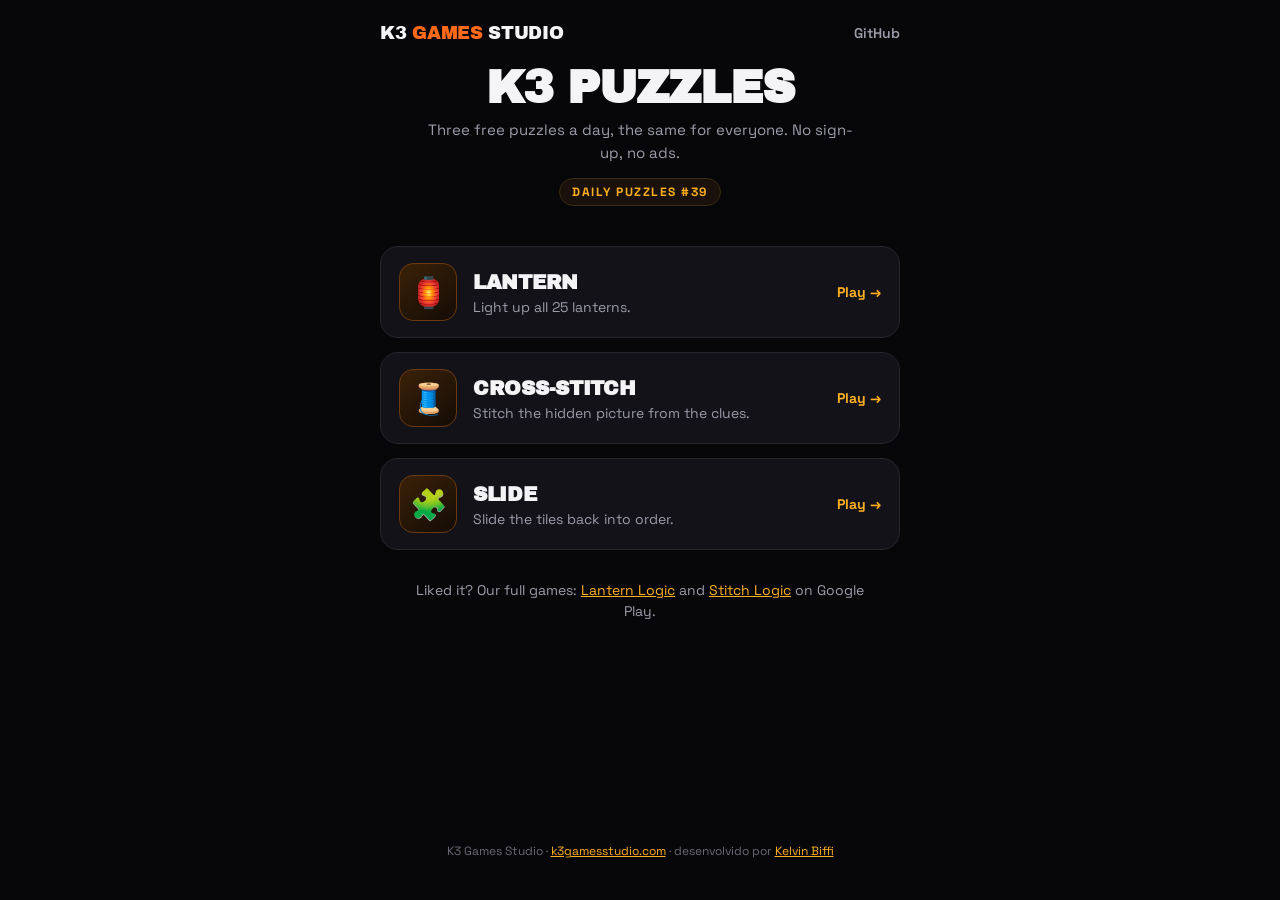
<file: index.html>
<!doctype html>
<html lang="pt-BR">
<head>
<meta charset="utf-8">
<meta name="viewport" content="width=device-width, initial-scale=1">
<title>K3 Puzzles: puzzles grátis do dia · K3 Games Studio</title>
<meta name="description" content="Três puzzles grátis por dia, iguais pra todo mundo: Lanterna, Ponto-Cruz e Deslize. Do K3 Games Studio.">
<meta property="og:title" content="K3 Puzzles: puzzles grátis do dia">
<meta property="og:description" content="Lanterna, Ponto-Cruz e Deslize. Um desafio novo por dia, igual pra todo mundo.">
<meta property="og:image" content="https://k3gamesstudio.com/puzzles/assets/og-puzzles.png">
<link rel="icon" href="assets/icon.svg">
<link rel="preconnect" href="https://fonts.googleapis.com">
<link href="https://fonts.googleapis.com/css2?family=Space+Grotesk:wght@400;600;700&family=Archivo+Black&display=swap" rel="stylesheet">
<link rel="stylesheet" href="assets/k3.css">
<style>
  .cards{display:grid;gap:14px;width:100%;max-width:520px;margin-top:22px}
  .card{display:flex;align-items:center;gap:16px;background:var(--panel);border:1px solid var(--line);border-radius:18px;padding:16px 18px;text-decoration:none;color:var(--txt);transition:border-color .2s,transform .1s}
  .card:hover{border-color:#6b3a10}.card:active{transform:scale(.99)}
  .ico{width:58px;height:58px;border-radius:14px;flex:none;display:flex;align-items:center;justify-content:center;font-size:30px;background:linear-gradient(145deg,#3a2108,#140c05);border:1px solid #6b3a10}
  .card h3{font-family:var(--disp);text-transform:uppercase;font-size:20px;letter-spacing:-.3px}
  .card p{color:var(--muted);font-size:14px}
  .play{margin-left:auto;color:var(--ember2);font-weight:700;font-size:14px;white-space:nowrap}
  .games{margin-top:30px;text-align:center;color:var(--muted);font-size:14px;max-width:460px}
</style>
</head>
<body>
<div class="top"><a class="brand" href="https://k3gamesstudio.com">K3 <span>Games</span> Studio</a><a class="back" href="https://github.com/K3-Games-Studio">GitHub</a></div>
<h1>K3 Puzzles</h1>
<p class="sub" data-en="Three free puzzles a day, the same for everyone. No sign-up, no ads.">Três puzzles grátis por dia, iguais pra todo mundo. Sem cadastro, sem anúncio.</p>
<span class="tag" id="tag">#1</span>
<div class="cards">
  <a class="card" href="lanterna/"><div class="ico">🏮</div><div><h3 data-en="Lantern">Lanterna</h3><p data-en="Light up all 25 lanterns.">Acenda as 25 lanternas.</p></div><span class="play" data-en="Play →">Jogar →</span></a>
  <a class="card" href="ponto-cruz/"><div class="ico">🧵</div><div><h3 data-en="Cross-Stitch">Ponto-Cruz</h3><p data-en="Stitch the hidden picture from the clues.">Borde o desenho escondido pelas pistas.</p></div><span class="play" data-en="Play →">Jogar →</span></a>
  <a class="card" href="deslize/"><div class="ico">🧩</div><div><h3 data-en="Slide">Deslize</h3><p data-en="Slide the tiles back into order.">Deslize as peças de volta pra ordem.</p></div><span class="play" data-en="Play →">Jogar →</span></a>
</div>
<p class="games" data-en="Liked it? Our full games: <a href='https://play.google.com/store/apps/details?id=com.k3games.lanternlogic'>Lantern Logic</a> and <a href='https://play.google.com/store/apps/details?id=com.k3games.stitchlogic'>Stitch Logic</a> on Google Play.">Curtiu? Os nossos jogos completos: <a href="https://play.google.com/store/apps/details?id=com.k3games.lanternlogic">Lantern Logic</a> e <a href="https://play.google.com/store/apps/details?id=com.k3games.stitchlogic">Stitch Logic</a> na Google Play.</p>
<div class="foot">K3 Games Studio · <a href="https://k3gamesstudio.com">k3gamesstudio.com</a> · desenvolvido por <a href="https://kelvinbiffi.com">Kelvin Biffi</a></div>
<script type="module">
import { dayNumber, tr, i18n } from './assets/k3.js';
i18n();
document.getElementById('tag').textContent = tr('Puzzles do dia', 'Daily puzzles') + ' #' + dayNumber();
</script>
</body>
</html>
</file>
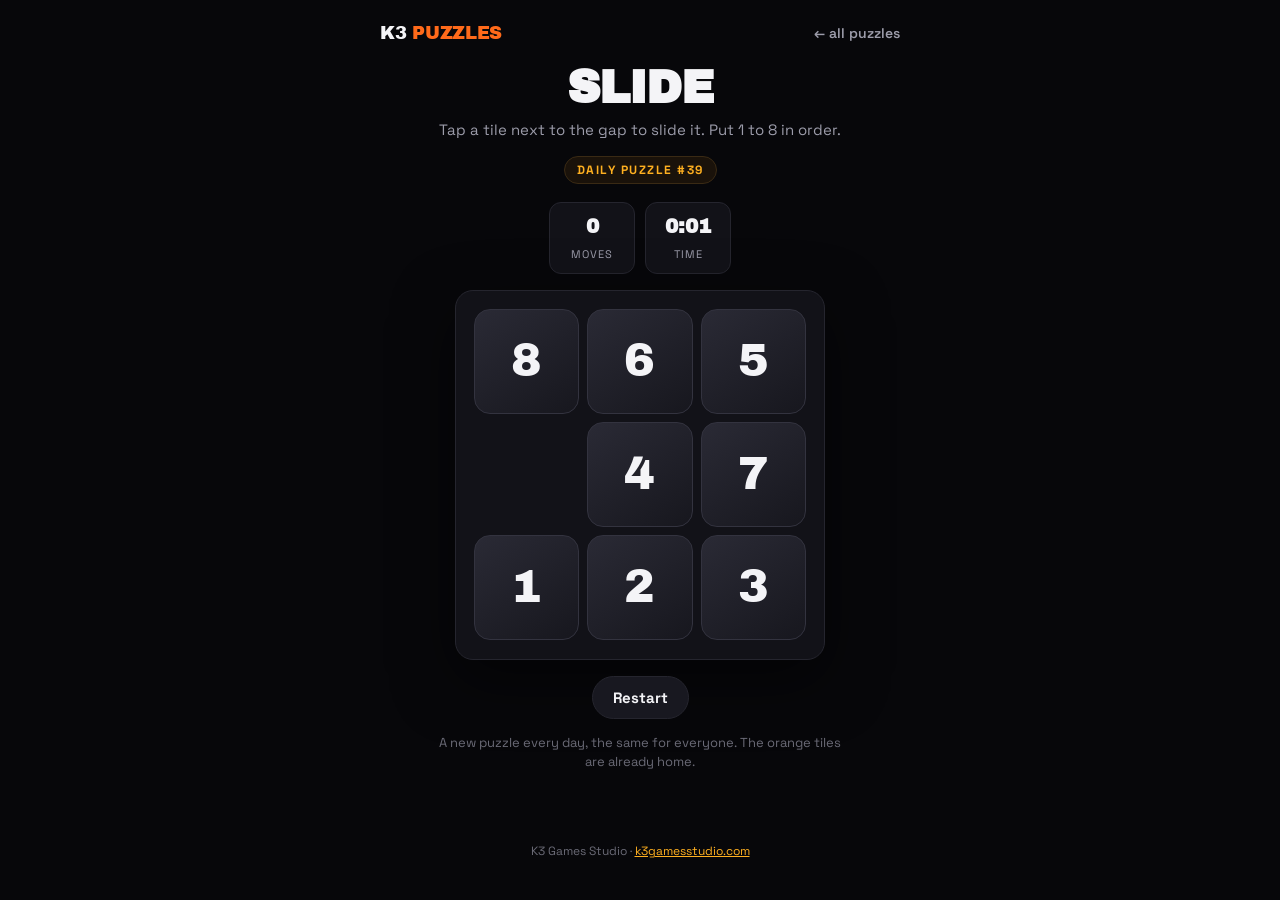
<file: deslize/index.html>
<!doctype html>
<html lang="pt-BR">
<head>
<meta charset="utf-8">
<meta name="viewport" content="width=device-width, initial-scale=1">
<title>Deslize: puzzle do dia · K3 Games Studio</title>
<meta name="description" content="Ponha as peças de 1 a 8 em ordem deslizando pelo espaço vazio. Um puzzle grátis por dia, do K3 Games Studio.">
<meta property="og:title" content="Deslize: puzzle do dia">
<meta property="og:description" content="Ponha as peças em ordem deslizando pelo espaço vazio.">
<meta property="og:image" content="https://k3gamesstudio.com/puzzles/assets/og-deslize.png">
<link rel="icon" href="../assets/icon.svg">
<link rel="preconnect" href="https://fonts.googleapis.com">
<link href="https://fonts.googleapis.com/css2?family=Space+Grotesk:wght@400;600;700&family=Archivo+Black&display=swap" rel="stylesheet">
<link rel="stylesheet" href="../assets/k3.css">
<style>
  .slide{position:relative;width:min(84vw,340px);aspect-ratio:1}
  .tile{position:absolute;width:calc(33.333% - 8px);height:calc(33.333% - 8px);border-radius:16px;display:flex;align-items:center;justify-content:center;font-family:var(--disp);font-size:clamp(30px,10vw,46px);cursor:pointer;user-select:none;
    background:linear-gradient(145deg,#2a2a35,#17171e);border:1px solid #33333f;color:var(--txt);transition:left .14s ease-out,top .14s ease-out,box-shadow .2s}
  .tile.home{background:linear-gradient(145deg,#4a2a10,#24140a);border-color:#7a4214;color:var(--amber);box-shadow:inset 0 0 0 1px rgba(255,176,32,.15)}
  .done .tile{box-shadow:0 0 22px rgba(255,140,30,.35)}
</style>
</head>
<body>
<div class="top"><a class="brand" href="../">K3 <span>Puzzles</span></a><a class="back" href="../" data-en="← all puzzles">← todos os puzzles</a></div>
<h1 data-en="Slide">Deslize</h1>
<p class="sub" data-en="Tap a tile next to the gap to slide it. Put 1 to 8 in order.">Toque numa peça ao lado do espaço vazio pra deslizar. Ponha de 1 a 8 em ordem.</p>
<span class="tag" id="tag">#1</span>
<div class="stats"><div class="stat"><b id="moves">0</b><small data-en="moves">jogadas</small></div><div class="stat"><b id="time">0:00</b><small data-en="time">tempo</small></div></div>
<div class="board"><div class="slide" id="slide"></div></div>
<div class="row"><button class="btn" id="reset" data-en="Restart">Recomeçar</button></div>
<div class="win" id="win"><h2 data-en="In order!">Em ordem!</h2><p id="winmsg"></p><button class="btn main" id="share" data-en="Share result">Compartilhar resultado</button></div>
<p class="help" data-en="A new puzzle every day, the same for everyone. The orange tiles are already home.">Um puzzle novo por dia, igual pra todo mundo. As peças laranjas já estão no lugar.</p>
<div class="foot">K3 Games Studio · <a href="https://k3gamesstudio.com">k3gamesstudio.com</a></div>
<script type="module">
import { rng, dayNumber, tr, clock, share, i18n } from '../assets/k3.js';
i18n();
const N = 3, R = rng(3), day = dayNumber();
document.getElementById('tag').textContent = tr('Puzzle do dia', 'Daily puzzle') + ' #' + day;
// embaralha com movimentos válidos a partir do resolvido: sempre tem solução
const solved = [1, 2, 3, 4, 5, 6, 7, 8, 0];
let start = solved.slice(), prev = -1;
const nb = i => { const x = i % N, y = (i / N) | 0, o = []; if (x > 0) o.push(i - 1); if (x < N - 1) o.push(i + 1); if (y > 0) o.push(i - N); if (y < N - 1) o.push(i + N); return o; };
for (let k = 0; k < 60 + Math.floor(R() * 30); k++) {
  const z = start.indexOf(0), opts = nb(z).filter(j => j !== prev), j = opts[Math.floor(R() * opts.length)];
  [start[z], start[j]] = [start[j], start[z]]; prev = z;
}
if (start.every((v, i) => v === solved[i])) { const z = start.indexOf(0); const j = nb(z)[0]; [start[z], start[j]] = [start[j], start[z]]; }
const box = document.getElementById('slide'); let st, moves, timer, done; const tiles = {};
for (let v = 1; v <= 8; v++) { const t = document.createElement('div'); t.className = 'tile'; t.textContent = v; t.onclick = () => tap(v); box.appendChild(t); tiles[v] = t; }
function render() {
  st.forEach((v, i) => { if (!v) return; const t = tiles[v]; t.style.left = `calc(${(i % N) * 33.333}% + 4px)`; t.style.top = `calc(${((i / N) | 0) * 33.333}% + 4px)`; t.classList.toggle('home', v === i + 1); });
  document.getElementById('moves').textContent = moves;
}
function tap(v) {
  if (done) return;
  const i = st.indexOf(v), z = st.indexOf(0);
  if (!nb(z).includes(i)) return;
  [st[i], st[z]] = [st[z], st[i]]; moves++; render();
  if (st.every((x, k) => x === solved[k])) {
    done = true; timer.stop(); box.classList.add('done');
    const s = timer.secs(), t = `${Math.floor(s / 60)}:${String(s % 60).padStart(2, '0')}`;
    document.getElementById('winmsg').textContent = tr(`${moves} jogadas em ${t}.`, `${moves} moves in ${t}.`);
    document.getElementById('win').classList.add('on');
    document.getElementById('share').onclick = () => share(`🧩 ${tr('Deslize', 'Slide')} #${day}: ${moves} ${tr('jogadas', 'moves')} ⏱ ${t}\nK3 Puzzles`);
  }
}
function reset() { st = start.slice(); moves = 0; done = false; box.classList.remove('done'); document.getElementById('win').classList.remove('on'); if (timer) timer.stop(); timer = clock(document.getElementById('time')); render(); }
document.getElementById('reset').onclick = reset;
reset();
</script>
</body>
</html>
</file>
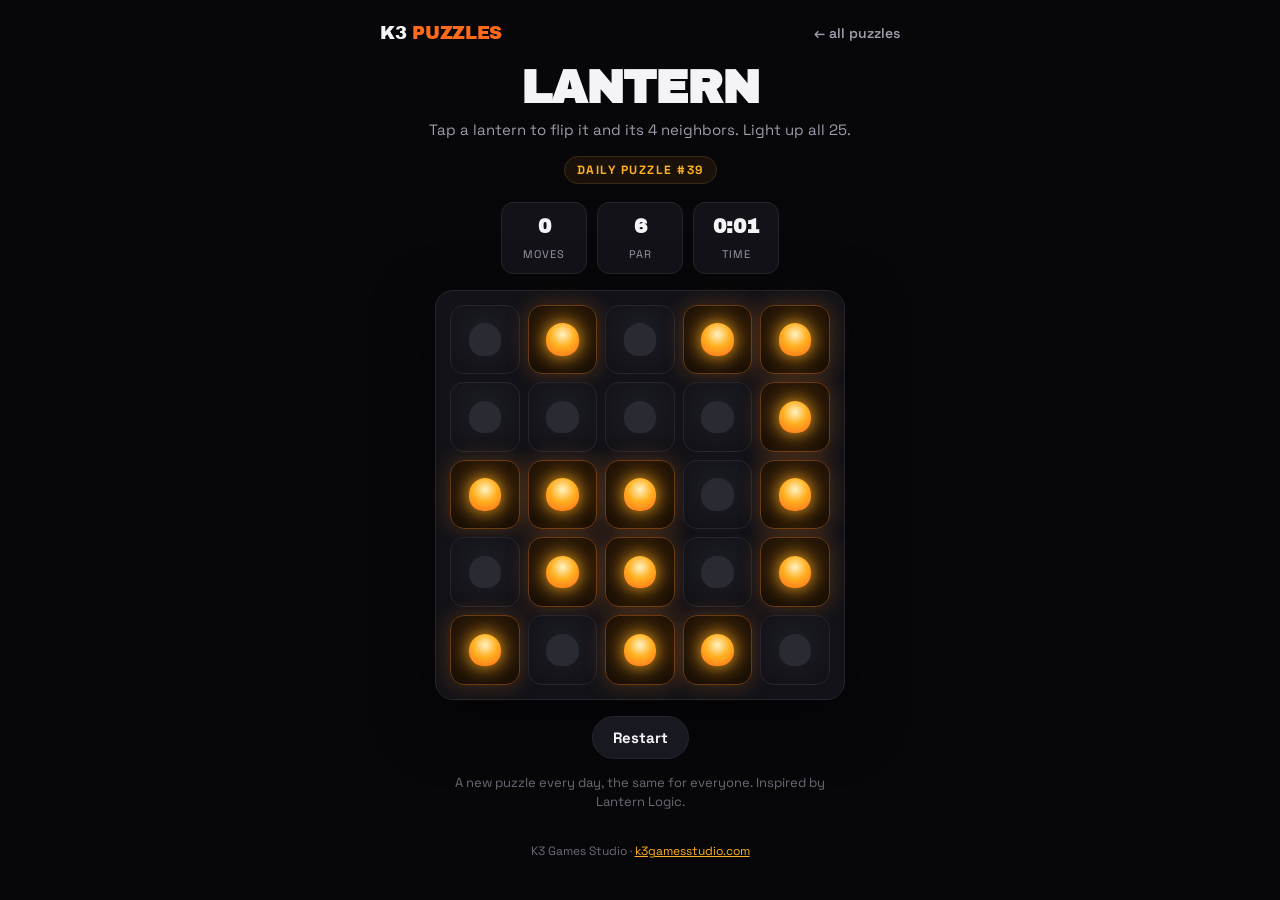
<file: lanterna/index.html>
<!doctype html>
<html lang="pt-BR">
<head>
<meta charset="utf-8">
<meta name="viewport" content="width=device-width, initial-scale=1">
<title>Lanterna: puzzle do dia · K3 Games Studio</title>
<meta name="description" content="Acenda todas as lanternas. Um puzzle grátis por dia, do K3 Games Studio.">
<meta property="og:title" content="Lanterna: puzzle do dia">
<meta property="og:description" content="Acenda todas as lanternas. Um puzzle grátis por dia.">
<meta property="og:image" content="https://k3gamesstudio.com/puzzles/assets/og-lanterna.png">
<link rel="icon" href="../assets/icon.svg">
<link rel="preconnect" href="https://fonts.googleapis.com">
<link href="https://fonts.googleapis.com/css2?family=Space+Grotesk:wght@400;600;700&family=Archivo+Black&display=swap" rel="stylesheet">
<link rel="stylesheet" href="../assets/k3.css">
<style>
  .grid{display:grid;grid-template-columns:repeat(5,1fr);gap:8px;width:min(86vw,380px)}
  .cell{aspect-ratio:1;border-radius:14px;border:1px solid var(--line);background:radial-gradient(circle at 50% 40%,#1c1c24,#101015);cursor:pointer;position:relative;transition:transform .08s,background .2s,box-shadow .2s}
  .cell::after{content:"";position:absolute;inset:26%;border-radius:50% 50% 44% 44%;background:#2a2a33;transition:background .2s,box-shadow .2s}
  .cell.on{background:radial-gradient(circle at 50% 40%,#3a2108,#140c05);border-color:#6b3a10;box-shadow:0 0 22px rgba(255,140,30,.25)}
  .cell.on::after{background:radial-gradient(circle at 50% 35%,#fff3c4,var(--ember2) 45%,var(--ember));box-shadow:0 0 18px var(--ember2)}
  .cell:active{transform:scale(.94)}
  .done .cell.on::after{animation:glow 1.2s ease-in-out infinite alternate}
  @keyframes glow{to{box-shadow:0 0 30px #fff0b0}}
</style>
</head>
<body>
<div class="top"><a class="brand" href="../">K3 <span>Puzzles</span></a><a class="back" href="../" data-en="← all puzzles">← todos os puzzles</a></div>
<h1 data-en="Lantern">Lanterna</h1>
<p class="sub" data-en="Tap a lantern to flip it and its 4 neighbors. Light up all 25.">Toque numa lanterna pra virar ela e as 4 vizinhas. Acenda as 25.</p>
<span class="tag" id="tag">#1</span>
<div class="stats">
  <div class="stat"><b id="moves">0</b><small data-en="moves">jogadas</small></div>
  <div class="stat"><b id="par">0</b><small data-en="par">meta</small></div>
  <div class="stat"><b id="time">0:00</b><small data-en="time">tempo</small></div>
</div>
<div class="board"><div class="grid" id="grid"></div></div>
<div class="row"><button class="btn" id="reset" data-en="Restart">Recomeçar</button></div>
<div class="win" id="win"><h2 data-en="All lit!">Tudo aceso!</h2><p id="winmsg"></p><button class="btn main" id="share" data-en="Share result">Compartilhar resultado</button></div>
<p class="help" data-en="A new puzzle every day, the same for everyone. Inspired by Lantern Logic.">Um puzzle novo por dia, igual pra todo mundo. Inspirado no Lantern Logic.</p>
<div class="foot">K3 Games Studio · <a href="https://k3gamesstudio.com">k3gamesstudio.com</a></div>
<script type="module">
import { rng, dayNumber, tr, clock, share, i18n } from '../assets/k3.js';
i18n();
const N = 5, R = rng(1), day = dayNumber();
document.getElementById('tag').textContent = tr('Puzzle do dia', 'Daily puzzle') + ' #' + day;
// parte de tudo aceso e aplica toques aleatórios: sempre tem solução, e a meta é o nº de toques
let start = new Array(N * N).fill(1); const presses = new Set();
const want = 5 + Math.floor(R() * 4);
while (presses.size < want) presses.add(Math.floor(R() * N * N));
const flip = (b, i) => { const x = i % N, y = (i / N) | 0; for (const [dx, dy] of [[0,0],[1,0],[-1,0],[0,1],[0,-1]]) { const nx = x + dx, ny = y + dy; if (nx >= 0 && ny >= 0 && nx < N && ny < N) b[ny * N + nx] ^= 1; } };
for (const p of presses) flip(start, p);
if (start.every(v => v)) flip(start, 12);
document.getElementById('par').textContent = presses.size;
window.__k3test = { presses: [...presses] }; // usado só pelo teste automático
let board, moves, timer, done;
const grid = document.getElementById('grid');
function render() { [...grid.children].forEach((c, i) => c.classList.toggle('on', !!board[i])); document.getElementById('moves').textContent = moves; }
function reset() {
  board = start.slice(); moves = 0; done = false; grid.classList.remove('done'); document.getElementById('win').classList.remove('on');
  if (timer) timer.stop(); timer = clock(document.getElementById('time')); render();
}
for (let i = 0; i < N * N; i++) {
  const c = document.createElement('div'); c.className = 'cell';
  c.addEventListener('click', () => {
    if (done) return; flip(board, i); moves++; render();
    if (board.every(v => v)) {
      done = true; timer.stop(); grid.classList.add('done');
      const s = timer.secs(), t = `${Math.floor(s / 60)}:${String(s % 60).padStart(2, '0')}`;
      document.getElementById('winmsg').textContent = tr(`${moves} jogadas (meta ${presses.size}) em ${t}.`, `${moves} moves (par ${presses.size}) in ${t}.`);
      document.getElementById('win').classList.add('on');
      document.getElementById('share').onclick = () => share(`🏮 ${tr('Lanterna', 'Lantern')} #${day}: ${moves} ${tr('jogadas', 'moves')} (${tr('meta', 'par')} ${presses.size}) ⏱ ${t}${moves <= presses.size ? ' 🌟' : ''}\nK3 Puzzles`);
    }
  });
  grid.appendChild(c);
}
document.getElementById('reset').onclick = reset;
reset();
</script>
</body>
</html>
</file>
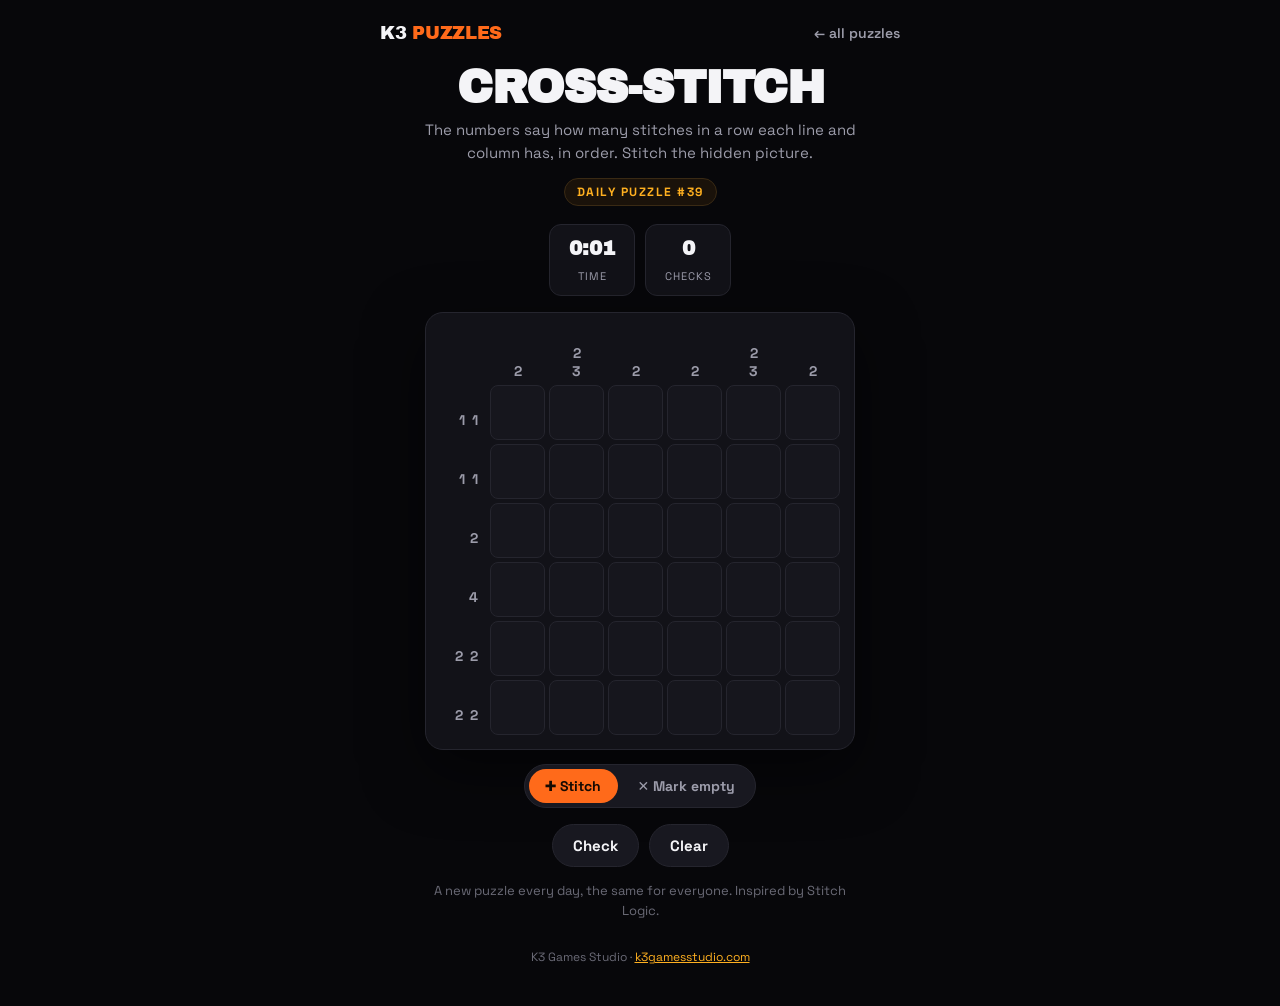
<file: ponto-cruz/index.html>
<!doctype html>
<html lang="pt-BR">
<head>
<meta charset="utf-8">
<meta name="viewport" content="width=device-width, initial-scale=1">
<title>Ponto-Cruz: puzzle do dia · K3 Games Studio</title>
<meta name="description" content="Nonograma 6x6: descubra o desenho bordado pelas pistas. Um puzzle grátis por dia, do K3 Games Studio.">
<meta property="og:title" content="Ponto-Cruz: puzzle do dia">
<meta property="og:description" content="Nonograma 6x6: descubra o desenho pelas pistas.">
<meta property="og:image" content="https://k3gamesstudio.com/puzzles/assets/og-ponto-cruz.png">
<link rel="icon" href="../assets/icon.svg">
<link rel="preconnect" href="https://fonts.googleapis.com">
<link href="https://fonts.googleapis.com/css2?family=Space+Grotesk:wght@400;600;700&family=Archivo+Black&display=swap" rel="stylesheet">
<link rel="stylesheet" href="../assets/k3.css">
<style>
  .nono{display:grid;grid-template-columns:auto repeat(6,1fr);grid-template-rows:auto repeat(6,1fr);gap:4px;width:min(90vw,400px)}
  .clue{color:var(--muted);font-weight:700;font-size:14px;display:flex;align-items:flex-end;justify-content:center;gap:2px;line-height:1.1;padding:2px}
  .clue.col{flex-direction:column;align-items:center;justify-content:flex-end;min-height:54px}
  .clue.row{justify-content:flex-end;align-items:center;gap:7px;padding-right:8px;min-width:46px}
  .clue.ok{color:var(--ok)}
  .sq{aspect-ratio:1;border-radius:8px;border:1px solid var(--line);background:#16161d;cursor:pointer;position:relative;transition:background .12s}
  .sq.fill{background:radial-gradient(circle at 40% 35%,#ffb98a,var(--ember) 60%,#b8410a);border-color:#ff8a3c}
  .sq.fill::before,.sq.fill::after{content:"";position:absolute;left:22%;right:22%;top:48%;height:3px;border-radius:2px;background:rgba(255,240,220,.65)}
  .sq.fill::before{transform:rotate(45deg)}.sq.fill::after{transform:rotate(-45deg)}
  .sq.x::before{content:"×";position:absolute;inset:0;display:flex;align-items:center;justify-content:center;color:var(--dim);font-weight:700;font-size:20px}
  .mode{display:flex;background:var(--panel2);border:1px solid var(--line);border-radius:999px;padding:4px;gap:4px;margin-top:14px}
  .mode button{border:0;background:none;color:var(--muted);font:700 14px var(--sans);padding:8px 16px;border-radius:999px;cursor:pointer}
  .mode button.on{background:var(--ember);color:#160a02}
</style>
</head>
<body>
<div class="top"><a class="brand" href="../">K3 <span>Puzzles</span></a><a class="back" href="../" data-en="← all puzzles">← todos os puzzles</a></div>
<h1 data-en="Cross-Stitch">Ponto-Cruz</h1>
<p class="sub" data-en="The numbers say how many stitches in a row each line and column has, in order. Stitch the hidden picture.">Os números dizem quantos pontos seguidos cada linha e coluna tem, em ordem. Borde o desenho escondido.</p>
<span class="tag" id="tag">#1</span>
<div class="stats"><div class="stat"><b id="time">0:00</b><small data-en="time">tempo</small></div><div class="stat"><b id="err">0</b><small data-en="checks">conferidas</small></div></div>
<div class="board"><div class="nono" id="nono"></div></div>
<div class="mode"><button id="mFill" class="on" data-en="✚ Stitch">✚ Bordar</button><button id="mX" data-en="✕ Mark empty">✕ Marcar vazio</button></div>
<div class="row"><button class="btn" id="check" data-en="Check">Conferir</button><button class="btn" id="reset" data-en="Clear">Limpar</button></div>
<div class="win" id="win"><h2 data-en="Stitched!">Bordado!</h2><p id="winmsg"></p><button class="btn main" id="share" data-en="Share result">Compartilhar resultado</button></div>
<p class="help" data-en="A new puzzle every day, the same for everyone. Inspired by Stitch Logic.">Um puzzle novo por dia, igual pra todo mundo. Inspirado no Stitch Logic.</p>
<div class="foot">K3 Games Studio · <a href="https://k3gamesstudio.com">k3gamesstudio.com</a></div>
<script type="module">
import { rng, dayNumber, tr, clock, share, i18n } from '../assets/k3.js';
i18n();
const N = 6, R = rng(2), day = dayNumber();
document.getElementById('tag').textContent = tr('Puzzle do dia', 'Daily puzzle') + ' #' + day;
// desenhos simétricos dão figuras bonitas; espelha a metade esquerda
let sol;
do {
  sol = Array.from({ length: N }, () => new Array(N).fill(0));
  for (let y = 0; y < N; y++) for (let x = 0; x < N / 2; x++) { const v = R() < 0.55 ? 1 : 0; sol[y][x] = v; sol[y][N - 1 - x] = v; }
} while (sol.some(r => r.every(v => !v)) || sol.flat().filter(Boolean).length < 14);
window.__k3test = { sol }; // usado só pelo teste automático
const clueOf = arr => { const out = []; let c = 0; for (const v of arr) { if (v) c++; else if (c) { out.push(c); c = 0; } } if (c) out.push(c); return out.length ? out : [0]; };
const rows = sol.map(clueOf), cols = sol[0].map((_, x) => clueOf(sol.map(r => r[x])));
const el = document.getElementById('nono');
let st, timer, done, checks, mode = 'fill';
const corner = document.createElement('div'); el.appendChild(corner);
const colEls = cols.map(c => { const d = document.createElement('div'); d.className = 'clue col'; d.innerHTML = c.map(n => `<span>${n}</span>`).join(''); el.appendChild(d); return d; });
const rowEls = [], sq = [];
for (let y = 0; y < N; y++) {
  const r = document.createElement('div'); r.className = 'clue row'; r.innerHTML = rows[y].map(n => `<span>${n}</span>`).join(''); el.appendChild(r); rowEls.push(r);
  for (let x = 0; x < N; x++) {
    const s = document.createElement('div'); s.className = 'sq'; el.appendChild(s); sq.push(s);
    s.addEventListener('click', () => tap(x, y));
  }
}
const same = (a, b) => a.length === b.length && a.every((v, i) => v === b[i]);
function render() {
  sq.forEach((s, i) => { const v = st[(i / N) | 0][i % N]; s.className = 'sq' + (v === 1 ? ' fill' : v === 2 ? ' x' : ''); });
  const filled = st.map(r => r.map(v => v === 1 ? 1 : 0));
  rowEls.forEach((e, y) => e.classList.toggle('ok', same(clueOf(filled[y]), rows[y])));
  colEls.forEach((e, x) => e.classList.toggle('ok', same(clueOf(filled.map(r => r[x])), cols[x])));
  if (!done && rows.every((c, y) => same(clueOf(filled[y]), c)) && cols.every((c, x) => same(clueOf(filled.map(r => r[x])), c))) win();
}
function tap(x, y) {
  if (done) return;
  const v = st[y][x];
  st[y][x] = mode === 'fill' ? (v === 1 ? 0 : 1) : (v === 2 ? 0 : 2);
  render();
}
function win() {
  done = true; timer.stop();
  const s = timer.secs(), t = `${Math.floor(s / 60)}:${String(s % 60).padStart(2, '0')}`;
  document.getElementById('winmsg').textContent = tr(`Desenho completo em ${t}.`, `Picture done in ${t}.`);
  document.getElementById('win').classList.add('on');
  const art = sol.map(r => r.map(v => v ? '🟧' : '⬛').join('')).join('\n');
  document.getElementById('share').onclick = () => share(`🧵 ${tr('Ponto-Cruz', 'Cross-Stitch')} #${day} ⏱ ${t}\n${art}\nK3 Puzzles`);
}
function reset() {
  st = Array.from({ length: N }, () => new Array(N).fill(0)); done = false; checks = 0;
  document.getElementById('err').textContent = 0; document.getElementById('win').classList.remove('on');
  if (timer) timer.stop(); timer = clock(document.getElementById('time')); render();
}
document.getElementById('check').onclick = () => {
  checks++; document.getElementById('err').textContent = checks;
  let bad = 0; for (let y = 0; y < N; y++) for (let x = 0; x < N; x++) if (st[y][x] === 1 && !sol[y][x]) { bad++; sq[y * N + x].animate([{ background: '#7a1d1d' }, { background: '' }], { duration: 700 }); }
  if (!bad) sq.forEach(s => s.animate([{ boxShadow: '0 0 0 2px #5fd38d' }, { boxShadow: 'none' }], { duration: 600 }));
};
document.getElementById('reset').onclick = reset;
const mF = document.getElementById('mFill'), mX = document.getElementById('mX');
mF.onclick = () => { mode = 'fill'; mF.classList.add('on'); mX.classList.remove('on'); };
mX.onclick = () => { mode = 'x'; mX.classList.add('on'); mF.classList.remove('on'); };
reset();
</script>
</body>
</html>
</file>
<file: assets/k3.css>
:root{--bg:#07070a;--bg2:#0c0c11;--panel:#121218;--panel2:#181820;--line:#25252e;--txt:#f4f4f7;--muted:#9c9caa;--dim:#6a6a76;--ember:#ff6a1a;--ember2:#ffb020;--amber:#ffd27a;--ok:#5fd38d;
--disp:'Archivo Black',system-ui,sans-serif;--sans:'Space Grotesk',system-ui,-apple-system,"Segoe UI",Roboto,sans-serif}
*{box-sizing:border-box;margin:0;padding:0}
html,body{background:var(--bg);color:var(--txt);font-family:var(--sans);line-height:1.5;-webkit-tap-highlight-color:transparent}
body{min-height:100vh;display:flex;flex-direction:column;align-items:center;padding:20px 16px 40px}
a{color:var(--ember2)}
.top{width:100%;max-width:520px;display:flex;align-items:center;justify-content:space-between;margin-bottom:18px}
.brand{font-family:var(--disp);font-size:18px;text-transform:uppercase;letter-spacing:-.3px;text-decoration:none;color:var(--txt)}
.brand span{color:var(--ember)}
.back{color:var(--muted);text-decoration:none;font-size:14px;font-weight:600}
h1{font-family:var(--disp);font-size:clamp(30px,8vw,46px);line-height:1;text-transform:uppercase;letter-spacing:-1px;text-align:center}
.sub{color:var(--muted);text-align:center;margin:8px 0 4px;font-size:15px;max-width:440px}
.tag{display:inline-block;font-size:12px;font-weight:700;letter-spacing:1.5px;text-transform:uppercase;color:var(--ember2);border:1px solid #3a2a14;background:#1a120a;border-radius:999px;padding:4px 12px;margin:10px 0 18px}
.stats{display:flex;gap:10px;margin-bottom:16px}
.stat{background:var(--panel);border:1px solid var(--line);border-radius:12px;padding:8px 14px;text-align:center;min-width:86px}
.stat b{display:block;font-family:var(--disp);font-size:20px}
.stat small{color:var(--muted);font-size:11px;text-transform:uppercase;letter-spacing:1px}
.board{background:var(--panel);border:1px solid var(--line);border-radius:18px;padding:14px;box-shadow:0 20px 60px rgba(0,0,0,.5)}
.row{display:flex;gap:10px;margin-top:16px;flex-wrap:wrap;justify-content:center}
button.btn{font-family:var(--sans);font-weight:700;font-size:15px;border:0;border-radius:999px;padding:11px 20px;cursor:pointer;background:var(--panel2);color:var(--txt);border:1px solid var(--line)}
button.btn.main{background:linear-gradient(135deg,var(--ember),var(--ember2));color:#160a02;border:0}
button.btn:active{transform:translateY(1px)}
.win{display:none;margin-top:18px;text-align:center;background:linear-gradient(180deg,#1b1209,#121218);border:1px solid #4a2c12;border-radius:16px;padding:16px 18px;max-width:440px}
.win.on{display:block;animation:pop .35s ease-out}
.win h2{font-family:var(--disp);text-transform:uppercase;font-size:24px;color:var(--amber)}
.win p{color:var(--muted);margin:6px 0 12px}
.help{color:var(--dim);font-size:13px;text-align:center;margin-top:14px;max-width:420px}
.foot{margin-top:auto;padding-top:28px;color:var(--dim);font-size:12px;text-align:center}
.toast{position:fixed;bottom:24px;left:50%;transform:translateX(-50%);background:var(--ok);color:#06200f;font-weight:700;padding:10px 18px;border-radius:999px;opacity:0;transition:opacity .2s;pointer-events:none}
.toast.on{opacity:1}
@keyframes pop{from{transform:scale(.92);opacity:0}to{transform:scale(1);opacity:1}}
</file>
